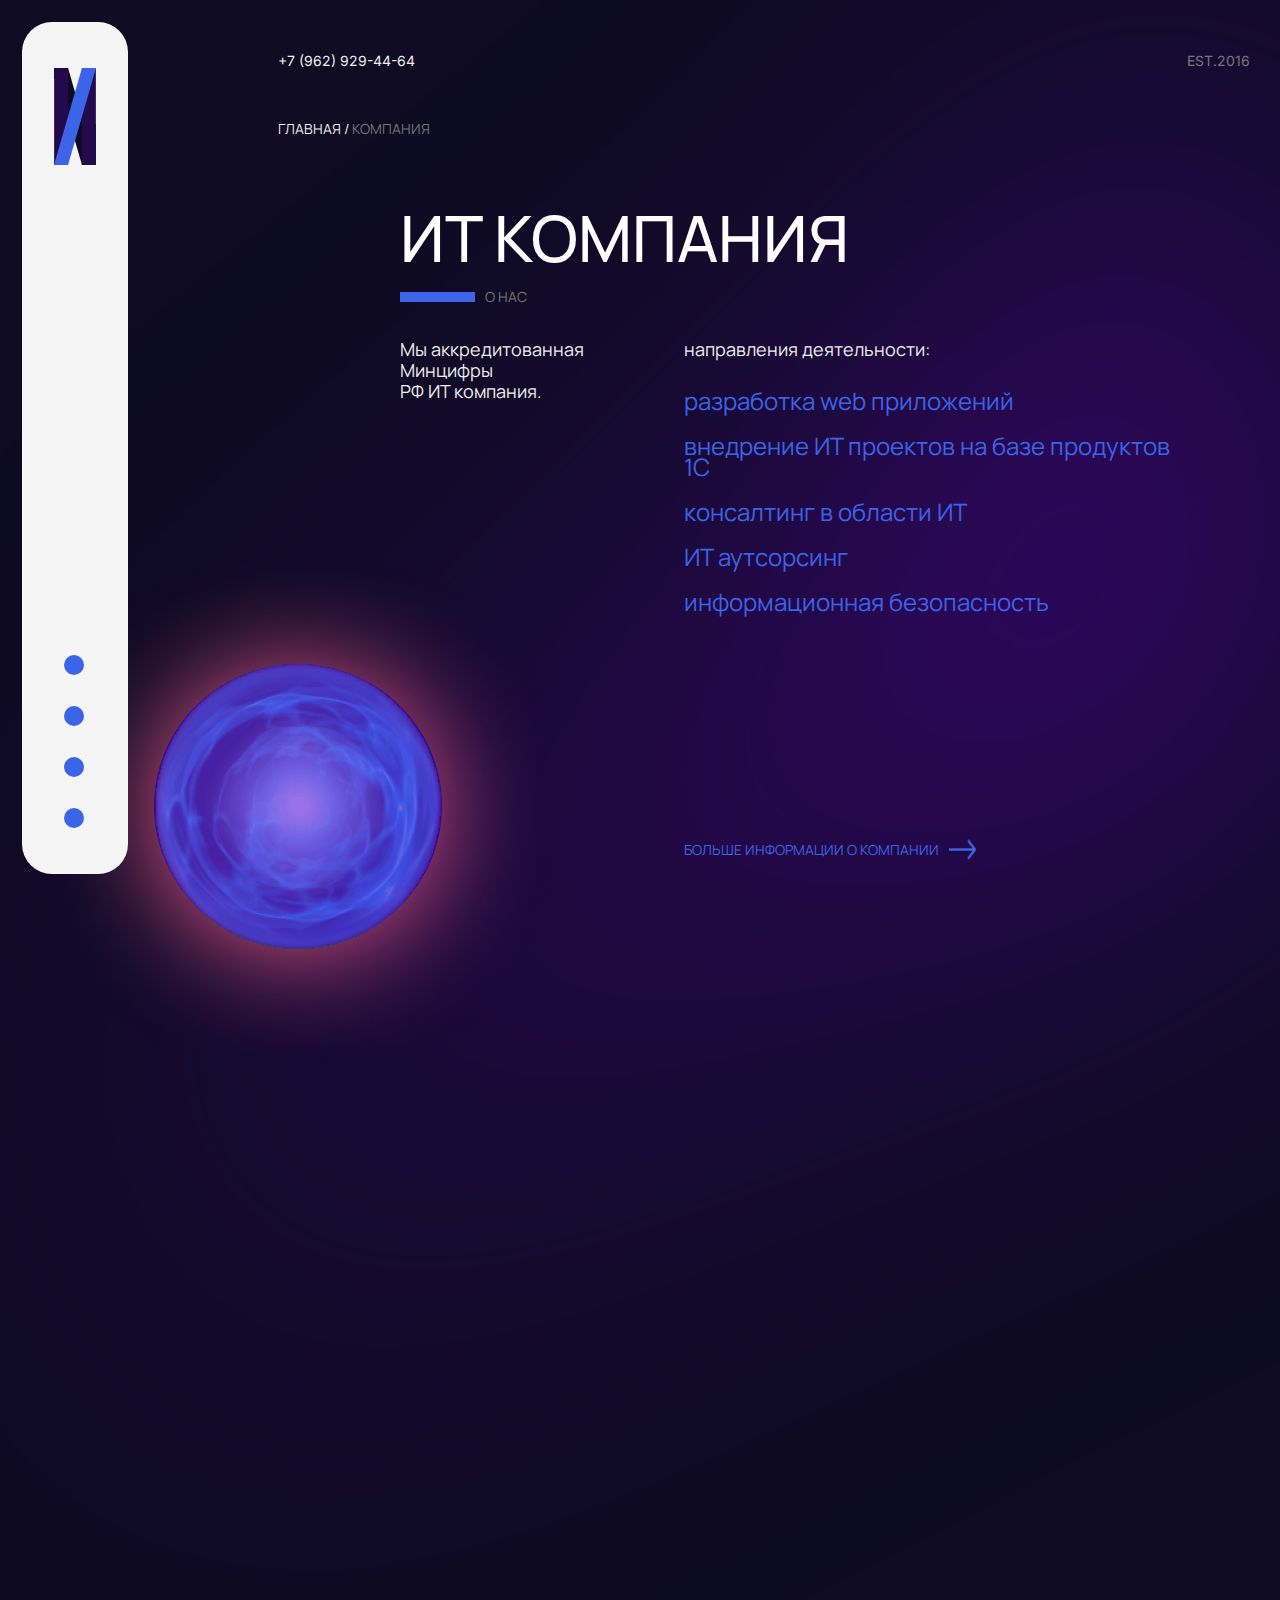
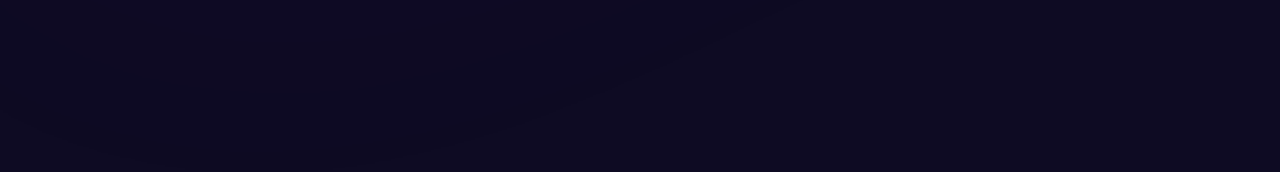
<file: index.html>
<!DOCTYPE html>
<html lang="en">
<head>
	<meta charset="UTF-8">
	<meta http-equiv="X-UA-Compatible" content="IE=edge">
	<meta name="viewport" content="width=device-width, initial-scale=1.0">
	<link rel="stylesheet" href="css/style.css">

	<link rel="preconnect" href="https://fonts.googleapis.com">
	<link rel="preconnect" href="https://fonts.gstatic.com" crossorigin>
	<link href="https://fonts.googleapis.com/css2?family=DM+Sans:wght@400;500;700&family=Manrope:wght@300;400;500&display=swap" rel="stylesheet">
	<title>ИТ компания</title>
</head>
<body>
	<div class="wrapper">
		<nav class="nav">
			<div class="nav__content">
				<div class="nav-logo">
					<div class="logo">
						<img class="logo__vec-1 logo__vec" src="img/logo/Vector-1.png">
						<img class="logo__vec-2 logo__vec" src="img/logo/Vector-2.png">
						<img class="logo__vec-3 logo__vec" src="img/logo/Vector-3.png">
						<img class="logo__vec-4 logo__vec" src="img/logo/Vector.png">
					</div>
					<div class="nav-logo__text">
						<span class="blue">Имидж</span>Консалт
					</div>
					
				</div>
				<div class="nav__content-burger">
					<span></span>
				</div>

				<span class="margin"></span>
				
				<div class="nav__menu">
					<ul class="nav-list">
						

						<div class="blue-circle "></div>
						<li class="nav__menu-link"><a href="index.html" class="nav-list__item">главная</a></li>
						
						<div class="blue-circle "></div>
						<li class="nav__menu-link"><a href="about-company.html" class="nav-list__item">компания</a></li>
						
						<div class="blue-circle "></div>
						<li class="nav__menu-link"><a href="services.html" class="nav-list__item services">услуги<img class="стрелка" src="img/icon/стрелка.png" alt=""></a></li>
						
						<div class="blue-circle "></div>
						<li class="nav__menu-link"><a href="contact.html" class="nav-list__item">контакты</a></li>

						<li class="nav__menu-link number">+7 <span class="blue">(962)</span> 929-44-64</li>
					</ul>
				</div>

			</div>
		</nav>
		<div class="main">
			<header class="header">
				<div class="number"><a href="tel:+79185421280">+7 (962) 929-44-64</a></div>
				<div class="copy">est.2016</div>
			</header>
			<div class="btn_main-company"><a href="#" class="btn_main-company__main">Главная</a> / <a href="about-company.html" class="btn_main-company__kompany no-active">Компания</a></div>
			<div class="main__content">
				<h1 class="content__title">ит компания</h1>
				<div class="content-me">
					<div class="content-me__me"><img src="img/icon/Rectangle .png" alt=""> о нас</div>
				</div>
				<div class="content-directions">
					<div class="content-directions__text">Мы аккредитованная Минцифры <br> РФ ИТ компания.</div>
					<div class="content-directions__list">
						<h2 class="content-directions__title">направления деятельности:</h2>
						<div class="content-directions__links">
							<div class="content-directions__link-item">разработка web приложений</div>
							<div class="content-directions__link-item">внедрение ИТ проектов на базе продуктов 1С</div>
							<div class="content-directions__link-item">консалтинг в области ИТ</div>
							<div class="content-directions__link-item">ИТ аутсорсинг</div>
							<div class="content-directions__link-item">информационная безопасность</div>
						</div>
						<span class="margin"></span>
						<div class="footer__link"><a href="about-company.html">Больше информации о компании <img src="img/icon/Arrow 2.png" alt="стрелка гориз"></a></div>
					</div>
				</div>
			</div>
		</div>
	</div>
	
	<div class="sphere"><img src="img/шар/Group 239.png" alt=""></div>
	<div class="vector-1"><img src="img/vector/vector 1.png" alt=""></div>	

	<script src="js/nav.js"></script>
</body>
</html>
</file>
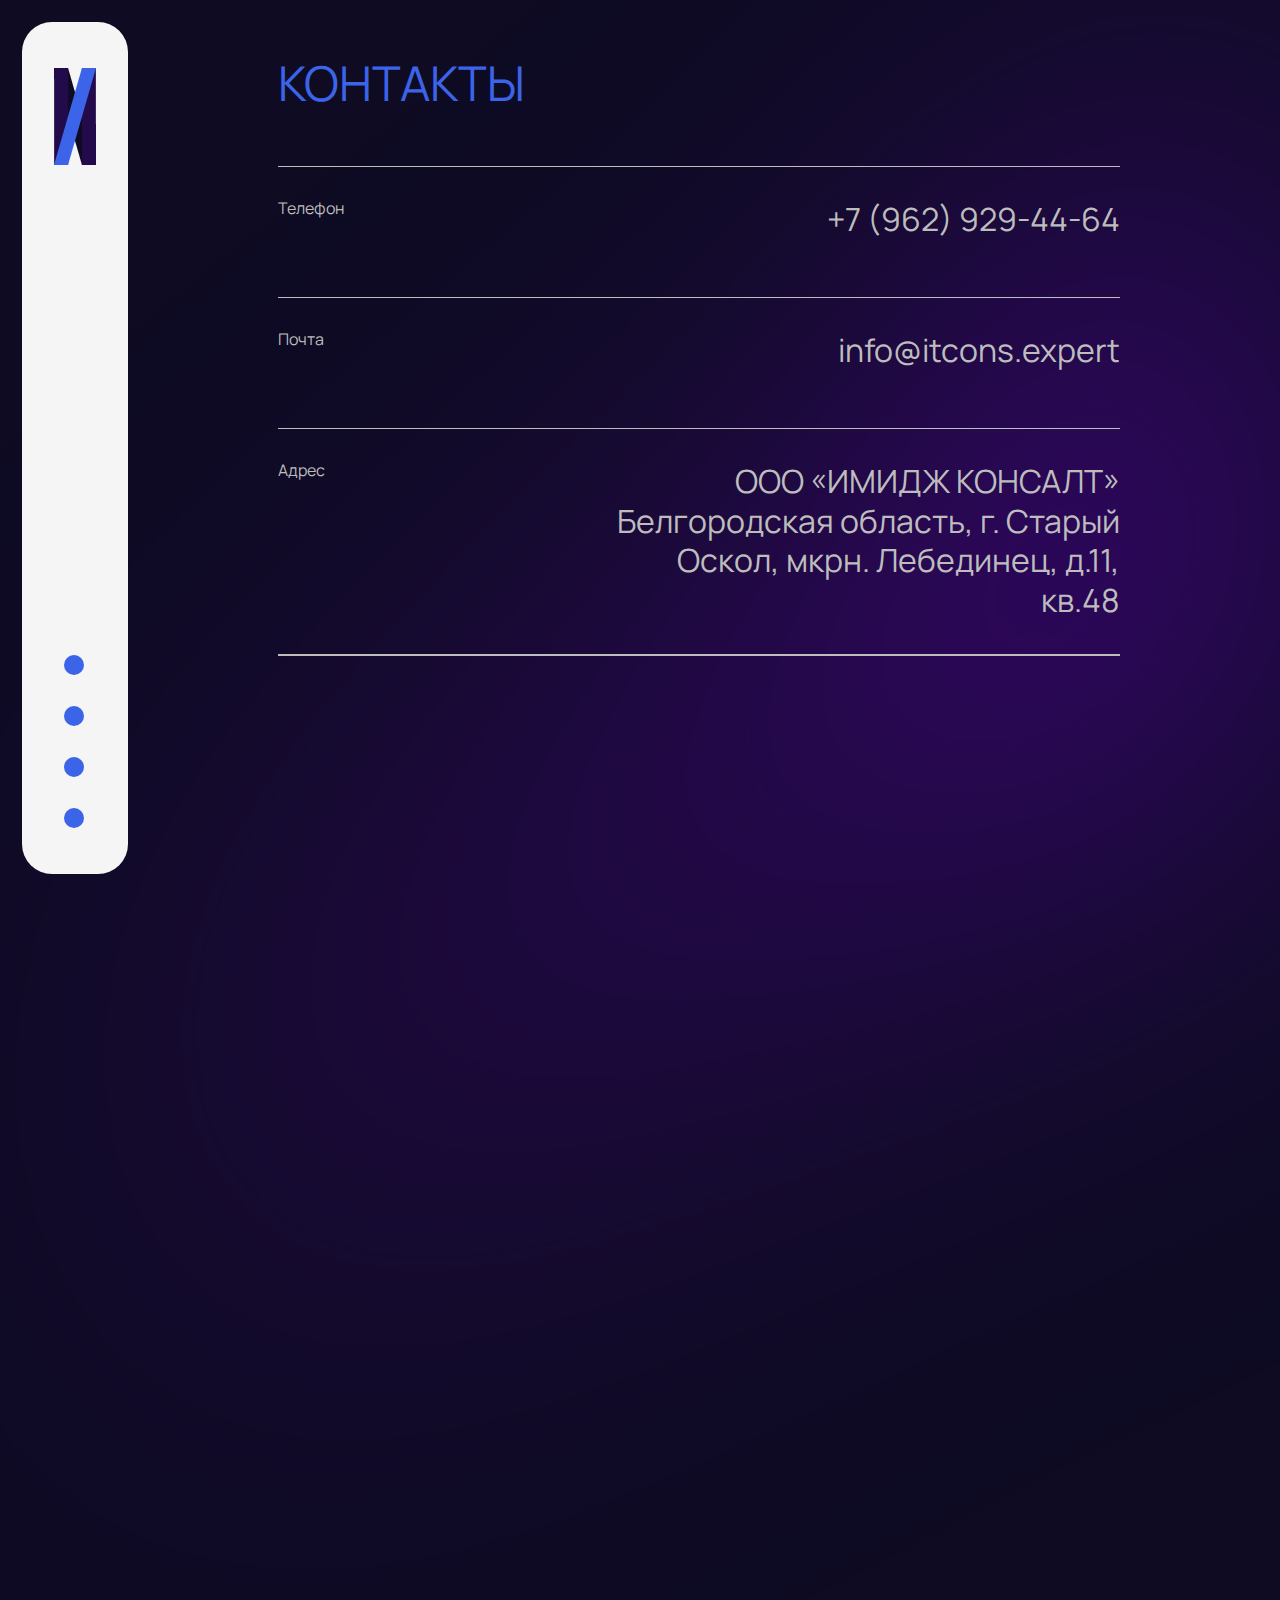
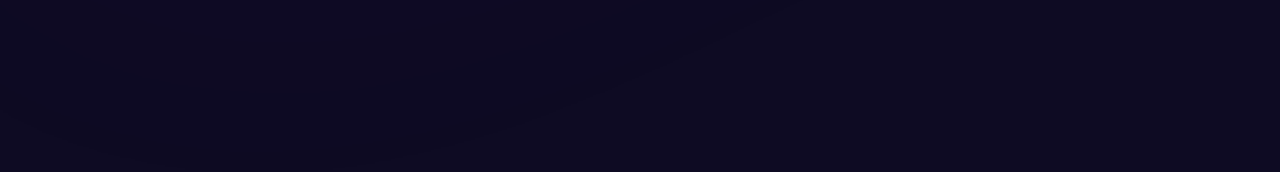
<file: contact.html>
<!DOCTYPE html>
<html lang="en">
<head>
	<meta charset="UTF-8">
	<meta http-equiv="X-UA-Compatible" content="IE=edge">
	<meta name="viewport" content="width=device-width, initial-scale=1.0">
	<link rel="stylesheet" href="css/style.css">
	<link rel="stylesheet" href="css/contact.css">

	<link rel="preconnect" href="https://fonts.googleapis.com">
	<link rel="preconnect" href="https://fonts.gstatic.com" crossorigin>
	<link href="https://fonts.googleapis.com/css2?family=DM+Sans:wght@400;500;700&family=Manrope:wght@300;400;500&display=swap" rel="stylesheet">
	<title>ИТ компания</title>
</head>
<body>
	<div class="wrapper">
		<nav class="nav">
			<div class="nav__content">
				<div class="nav-logo">
					<div class="logo">
						<img class="logo__vec-1 logo__vec" src="img/logo/Vector-1.png">
						<img class="logo__vec-2 logo__vec" src="img/logo/Vector-2.png">
						<img class="logo__vec-3 logo__vec" src="img/logo/Vector-3.png">
						<img class="logo__vec-4 logo__vec" src="img/logo/Vector.png">
					</div>
					<div class="nav-logo__text">
						<span class="blue">Имидж</span>Консалт
					</div>
					
				</div>
				<div class="nav__content-burger">
					<span></span>
				</div>

				<span class="margin"></span>
				
				<div class="nav__menu">
					<ul class="nav-list">
						

						<div class="blue-circle "></div>
						<li class="nav__menu-link"><a href="index.html" class="nav-list__item">главная</a></li>
						
						<div class="blue-circle "></div>
						<li class="nav__menu-link"><a href="about-company.html" class="nav-list__item">компания</a></li>
						
						<div class="blue-circle "></div>
						<li class="nav__menu-link"><a href="services.html" class="nav-list__item services">услуги<img class="стрелка" src="img/icon/стрелка.png" alt=""></a></li>
						
						<div class="blue-circle "></div>
						<li class="nav__menu-link"><a href="contact.html" class="nav-list__item">контакты</a></li>

						<li class="nav__menu-link number">+7 <span class="blue">(962)</span> 929-44-64</li>
					</ul>
				</div>

			</div>
		</nav>
		<div class="main">
			<div class="main-content">
				<h2 class="main-content__title">Контакты</h2>
				<ol class="main-content__list">
					<span class="line"></span>
					<li class="main-content__list-item">
						<a href="need-project.html">
							<div class="main-content__list-item__title">Телефон</div>
							<div class="main-content__list-item__text">
								+7 (962) 929-44-64
							</div>
						</a>
					</li>
					<span class="line"></span>
					<li class="main-content__list-item">
						<a href="need-project.html">
							<div class="main-content__list-item__title">Почта</div>
							<div class="main-content__list-item__text">
								info@itcons.expert
							</div>
						</a>
					</li>
					<span class="line"></span>
					<li class="main-content__list-item">
						<a href="need-project.html">
							<div class="main-content__list-item__title">Адрес</div>
							<div class="main-content__list-item__text">
								ООО «ИМИДЖ КОНСАЛТ»
Белгородская область, г. Старый Оскол, мкрн. Лебединец, д.11, кв.48
							</div>
						</a>
					</li>
					<span class="line"></span>
					
					<span class="line"></span>
				</ol>
			</div>
		</div>
	</div>
	
	<div class="vector-1"><img src="img/vector/vector 1.png" alt=""></div>	

	<script src="js/nav.js"></script>
</body>
</html>
</file>
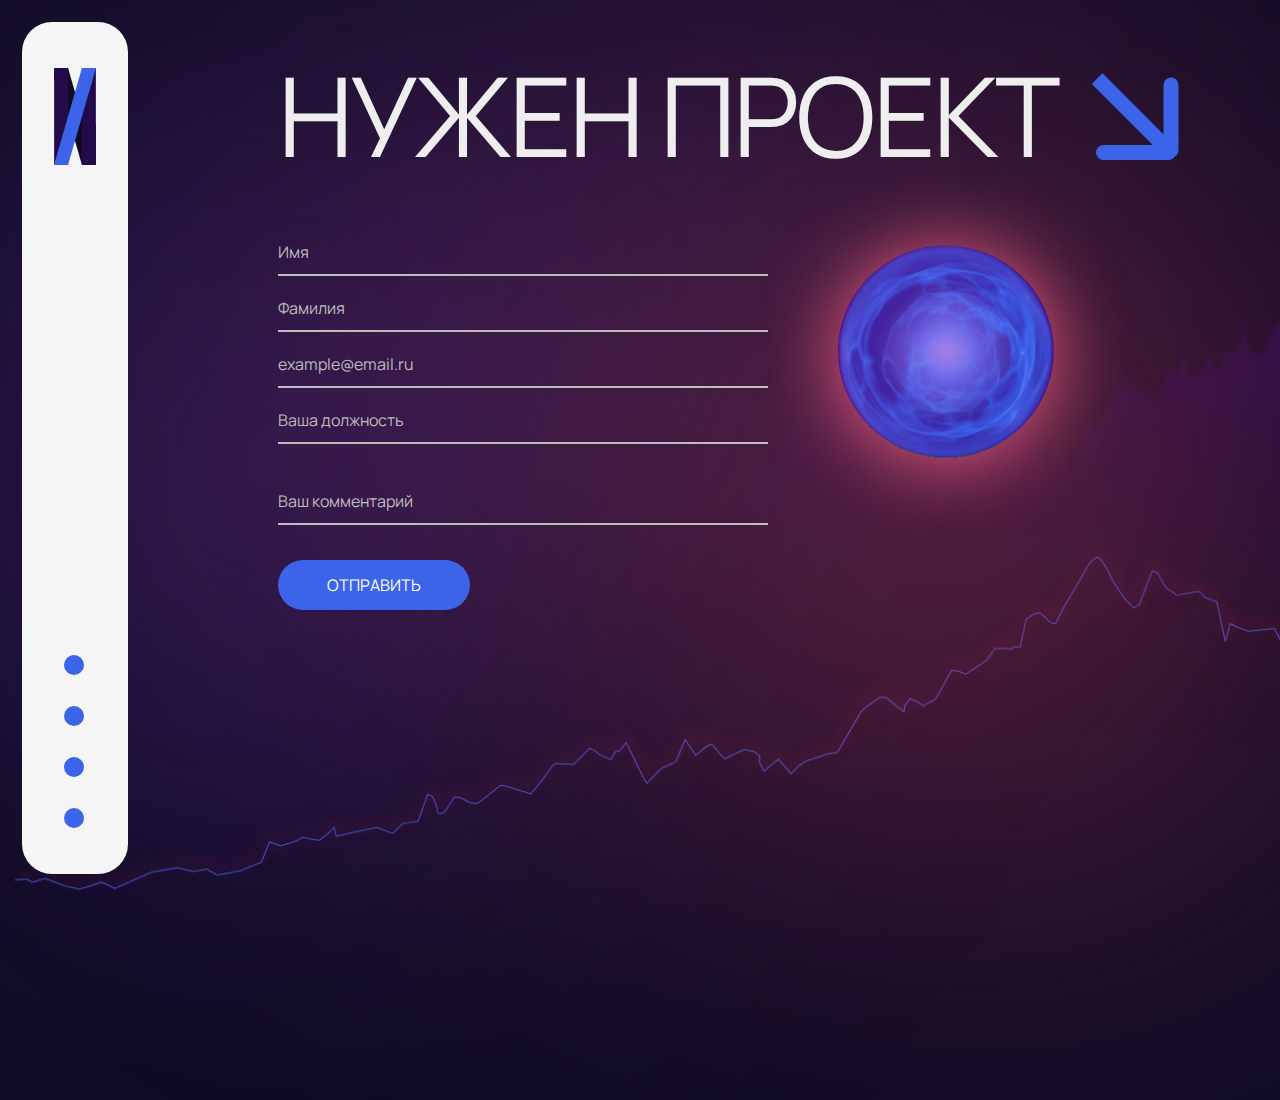
<file: need-project.html>
<!DOCTYPE html>
<html lang="en">
<head>
	<meta charset="UTF-8">
	<meta http-equiv="X-UA-Compatible" content="IE=edge">
	<meta name="viewport" content="width=device-width, initial-scale=1.0">
	<link rel="stylesheet" href="css/style.css">
	<link rel="stylesheet" href="css/need-project.css">

	<link rel="preconnect" href="https://fonts.googleapis.com">
	<link rel="preconnect" href="https://fonts.gstatic.com" crossorigin>
	<link href="https://fonts.googleapis.com/css2?family=DM+Sans:wght@400;500;700&family=Manrope:wght@300;400;500&display=swap" rel="stylesheet">
	<title>ИТ компания</title>
</head>
<body>
	<div class="wrapper">
		<nav class="nav">
			<div class="nav__content">
				<div class="nav-logo">
					<div class="logo">
						<img class="logo__vec-1 logo__vec" src="img/logo/Vector-1.png">
						<img class="logo__vec-2 logo__vec" src="img/logo/Vector-2.png">
						<img class="logo__vec-3 logo__vec" src="img/logo/Vector-3.png">
						<img class="logo__vec-4 logo__vec" src="img/logo/Vector.png">
					</div>
					<div class="nav-logo__text">
						<span class="blue">Имидж</span>Консалт
					</div>
					
				</div>
				<div class="nav__content-burger">
					<span></span>
				</div>

				<span class="margin"></span>
				
				<div class="nav__menu">
					<ul class="nav-list">
						

						<div class="blue-circle "></div>
						<li class="nav__menu-link"><a href="index.html" class="nav-list__item">главная</a></li>
						
						<div class="blue-circle "></div>
						<li class="nav__menu-link"><a href="about-company.html" class="nav-list__item">компания</a></li>
						
						<div class="blue-circle "></div>
						<li class="nav__menu-link"><a href="services.html" class="nav-list__item services">услуги<img class="стрелка" src="img/icon/стрелка.png" alt=""></a></li>
						
						<div class="blue-circle "></div>
						<li class="nav__menu-link"><a href="contact.html" class="nav-list__item">контакты</a></li>

						<li class="nav__menu-link number">+7 <span class="blue">(962)</span> 929-44-64</li>
					</ul>
				</div>

			</div>
		</nav>
		<div class="main">
			<div class="main-content">
				<h2 class="main-content__title"><p>Нужен проект</p><div class="big-стрелка"><span class="big-стрелка__span"></span></div></h2>
				<form action="#" class="main-content__form form">
					<div class="form__inputbox">
						<input tabindex="1" type="text" class="form__name" placeholder="Имя">
					</div>
					<div class="form__inputbox">
						<input tabindex="2" type="text" class="form__family" placeholder="Фамилия">
					</div>
					<div class="form__inputbox">
						<input tabindex="3" type="text" class="form__mail" placeholder="example@email.ru">
					</div>
					<div class="form__inputbox">
						<input tabindex="4" type="text" class="form__work" placeholder="Ваша должность">
					</div>
					<div class="form__inputbox last">
						<input tabindex="5" type="text" class="form__commentary" placeholder="Ваш комментарий">
					</div>
					<button class="form__btn"><a href="partners.html">Отправить</a></button>
				</form>
			</div>
			<div class="sphere"><img src="img/шар/Group 239.png" alt=""></div>
			<div class="vector_3 vector"><img src="img/vector/vector 7.png" alt=""></div>
		</div>
		
	</div>
	
	<div class="vector_1 vector"><img src="img/vector/vector 5.png" alt=""></div>
	<div class="vector_2 vector"><img src="img/vector/vector 6.png" alt=""></div>
	<div class="vector_4 vector"><img src="img/vector/vector 8.png" alt=""></div>

	<script src="js/nav.js"></script>
</body>
</html>
</file>
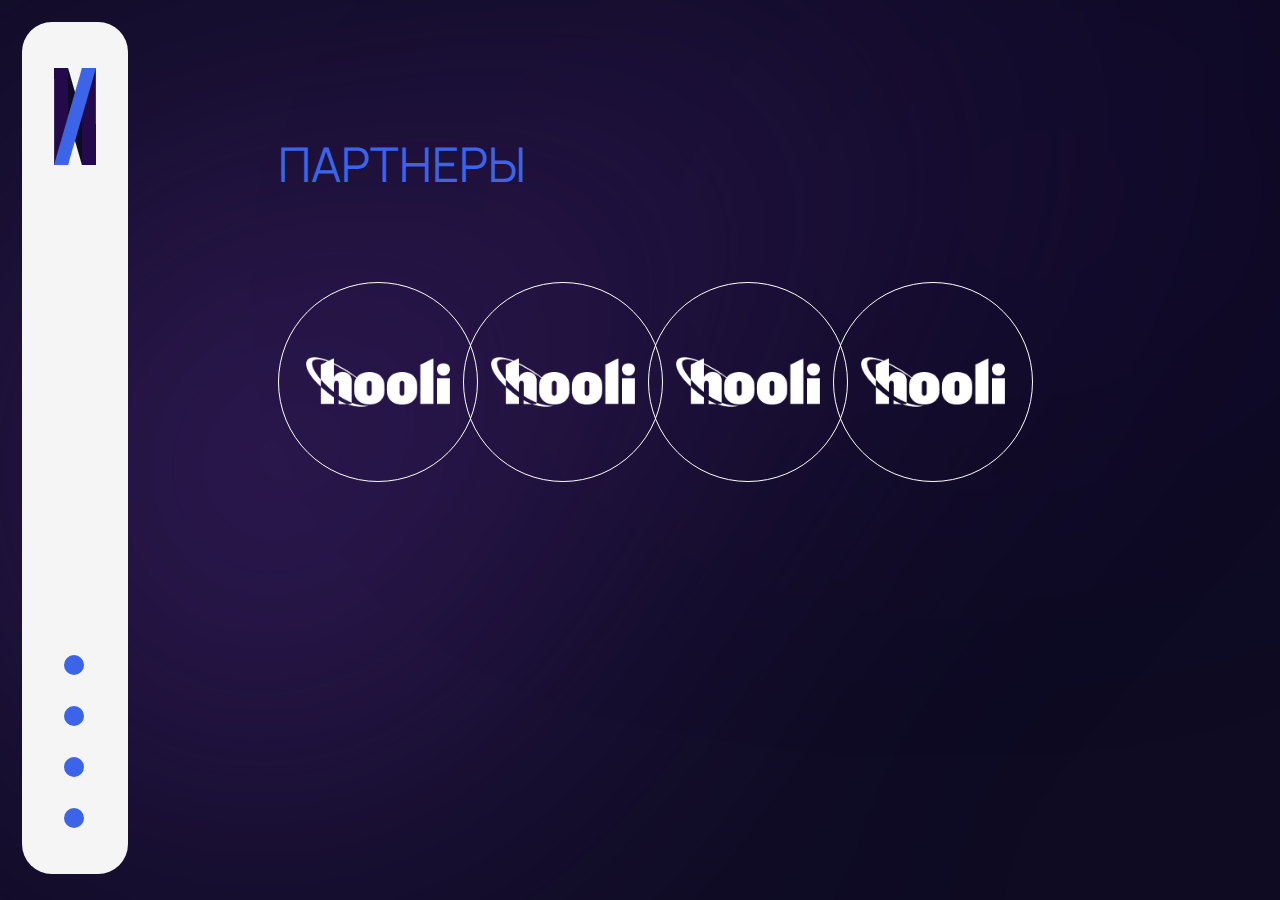
<file: partners.html>
<!DOCTYPE html>
<html lang="en">
<head>
	<meta charset="UTF-8">
	<meta http-equiv="X-UA-Compatible" content="IE=edge">
	<meta name="viewport" content="width=device-width, initial-scale=1.0">
	<link rel="stylesheet" href="css/style.css">
	<link rel="stylesheet" href="css/partners.css">

	<link rel="preconnect" href="https://fonts.googleapis.com">
	<link rel="preconnect" href="https://fonts.gstatic.com" crossorigin>
	<link href="https://fonts.googleapis.com/css2?family=DM+Sans:wght@400;500;700&family=Manrope:wght@300;400;500&display=swap" rel="stylesheet">
	<title>ИТ компания</title>
</head>
<body>
	<div class="wrapper">
		<nav class="nav">
			<div class="nav__content">
				<div class="nav-logo">
					<div class="logo">
						<img class="logo__vec-1 logo__vec" src="img/logo/Vector-1.png">
						<img class="logo__vec-2 logo__vec" src="img/logo/Vector-2.png">
						<img class="logo__vec-3 logo__vec" src="img/logo/Vector-3.png">
						<img class="logo__vec-4 logo__vec" src="img/logo/Vector.png">
					</div>
					<div class="nav-logo__text">
						<span class="blue">Имидж</span>Консалт
					</div>
					
				</div>
				<div class="nav__content-burger">
					<span></span>
				</div>

				<span class="margin"></span>
				
				<div class="nav__menu">
					<ul class="nav-list">
						

						<div class="blue-circle "></div>
						<li class="nav__menu-link"><a href="index.html" class="nav-list__item">главная</a></li>
						
						<div class="blue-circle "></div>
						<li class="nav__menu-link"><a href="about-company.html" class="nav-list__item">компания</a></li>
						
						<div class="blue-circle "></div>
						<li class="nav__menu-link"><a href="services.html" class="nav-list__item services">услуги<img class="стрелка" src="img/icon/стрелка.png" alt=""></a></li>
						
						<div class="blue-circle "></div>
						<li class="nav__menu-link"><a href="contact.html" class="nav-list__item">контакты</a></li>

						<li class="nav__menu-link number">+7 <span class="blue">(962)</span> 929-44-64</li>
					</ul>
				</div>

			</div>
		</nav>
		<div class="main">
			<div class="main-content">
				<h2 class="main-content__title">Партнеры</h2>
				<div class="main-content__list">
					<div class="main-content__list-items">
						<div class="main-content__list-item">
							<img src="img/vector/vector_text.png">
						</div>
						<div class="main-content__list-item">
							<img src="img/vector/vector_text.png">
						</div>
					</div>
					<div class="main-content__list-items">
						<div class="main-content__list-item">
							<img src="img/vector/vector_text.png">
						</div>
						<div class="main-content__list-item">
							<img src="img/vector/vector_text.png">
						</div>
					</div>
				</div>
			</div>
		</div>
	</div>
	
	<div class="vector_1 vector"><img src="img/vector/vector 9.png" alt=""></div>
	<div class="vector_2 vector"><img src="img/vector/vector 10.png" alt=""></div>

	<script src="js/nav.js"></script>
</body>
</html>
</file>
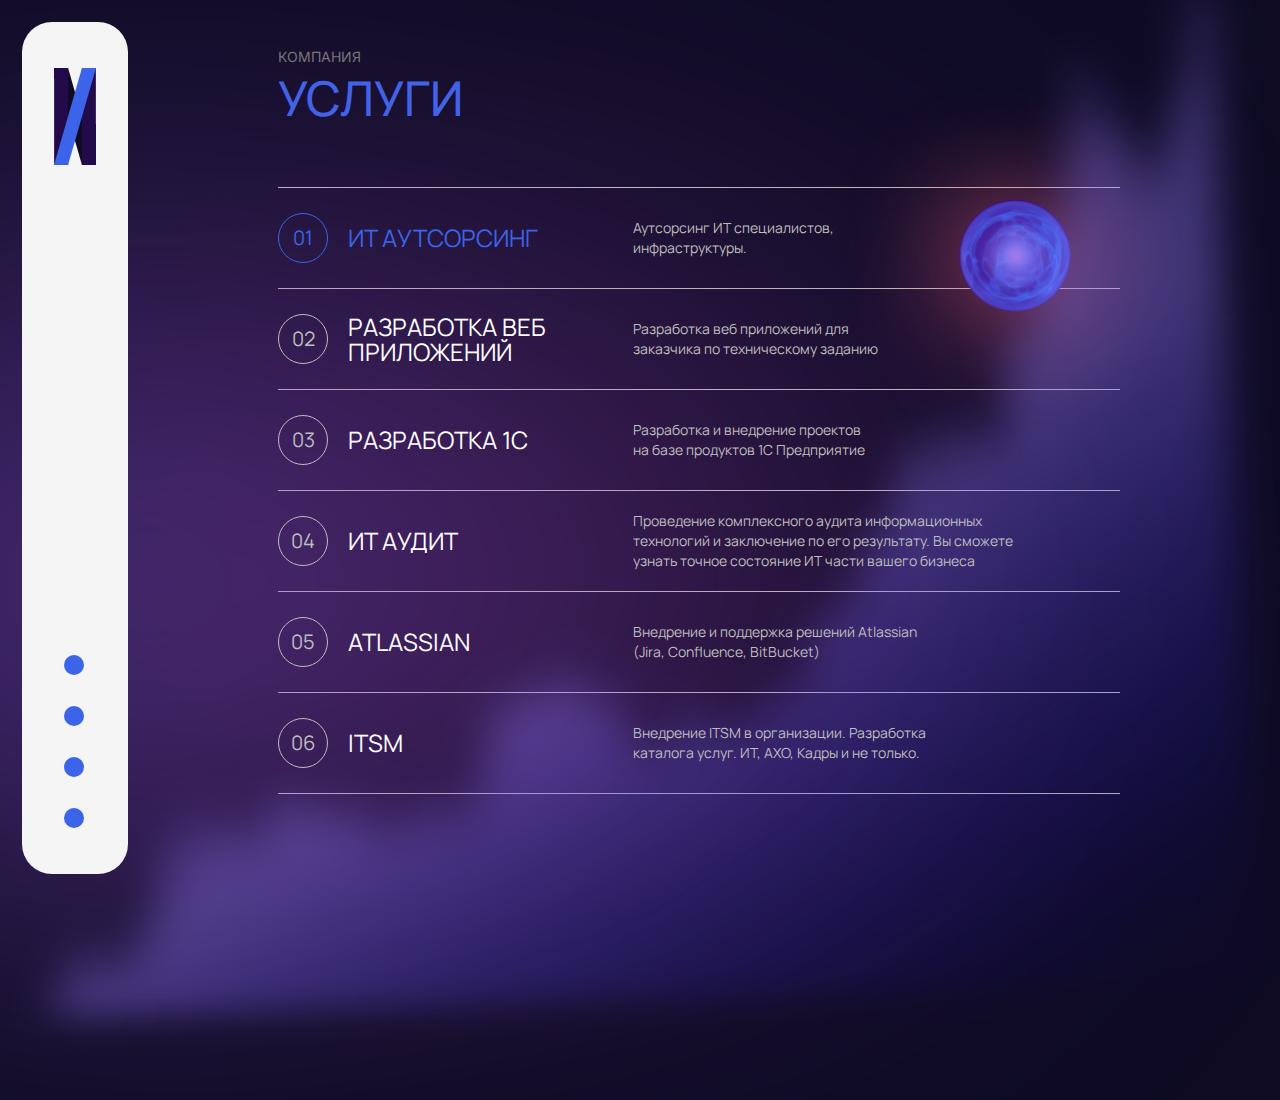
<file: services.html>
<!DOCTYPE html>
<html lang="en">
<head>
	<meta charset="UTF-8">
	<meta http-equiv="X-UA-Compatible" content="IE=edge">
	<meta name="viewport" content="width=device-width, initial-scale=1.0">
	<link rel="stylesheet" href="css/style.css">
	<link rel="stylesheet" href="css/services.css">

	<link rel="preconnect" href="https://fonts.googleapis.com">
	<link rel="preconnect" href="https://fonts.gstatic.com" crossorigin>
	<link href="https://fonts.googleapis.com/css2?family=DM+Sans:wght@400;500;700&family=Manrope:wght@300;400;500&display=swap" rel="stylesheet">
	<title>ИТ компания</title>
</head>
<body>
	<div class="wrapper">
		<nav class="nav">
			<div class="nav__content">
				<div class="nav-logo">
					<div class="logo">
						<img class="logo__vec-1 logo__vec" src="img/logo/Vector-1.png">
						<img class="logo__vec-2 logo__vec" src="img/logo/Vector-2.png">
						<img class="logo__vec-3 logo__vec" src="img/logo/Vector-3.png">
						<img class="logo__vec-4 logo__vec" src="img/logo/Vector.png">
					</div>
					<div class="nav-logo__text">
						<span class="blue">Имидж</span>Консалт
					</div>
					
				</div>
				<div class="nav__content-burger">
					<span></span>
				</div>

				<span class="margin"></span>
				
				<div class="nav__menu">
					<ul class="nav-list">
						

						<div class="blue-circle "></div>
						<li class="nav__menu-link"><a href="index.html" class="nav-list__item">главная</a></li>
						
						<div class="blue-circle "></div>
						<li class="nav__menu-link"><a href="about-company.html" class="nav-list__item">компания</a></li>
						
						<div class="blue-circle "></div>
						<li class="nav__menu-link"><a href="services.html" class="nav-list__item services">услуги<img class="стрелка" src="img/icon/стрелка.png" alt=""></a></li>
						
						<div class="blue-circle "></div>
						<li class="nav__menu-link"><a href="contact.html" class="nav-list__item">контакты</a></li>

						<li class="nav__menu-link number">+7 <span class="blue">(962)</span> 929-44-64</li>
					</ul>
				</div>

			</div>
		</nav>
		<div class="main">
			<div class="sphere"><img src="img/шар/Group 239 (2).png" alt=""></div>
			<header class="header">
				<div class="header__text">компания</div>
			</header>
			<div class="main-content">
				<h2 class="main-content__title">Услуги</h2>
				<ol class="main-content__list">
					<span class="line"></span>
					<li class="main-content__list-item">
						<a href="need-project.html">
							<div class="main-content__list-item__number blue">01</div>
							<div class="main-content__list-item__title blue">ИТ аутсорсинг</div>
							<div class="main-content__list-item__text">
								Аутсорсинг ИТ специалистов,<br>инфраструктуры.
							</div>
						</a>
					</li>
					<span class="line"></span>
					<li class="main-content__list-item">
						<a href="need-project.html">
							<div class="main-content__list-item__number">02</div>
							<div class="main-content__list-item__title">Разработка веб приложений</div>
							<div class="main-content__list-item__text">
								Разработка веб приложений для<br>заказчика по техническому заданию
							</div>
						</a>
					</li>
					<span class="line"></span>
					<li class="main-content__list-item">
						<a href="need-project.html">
							<div class="main-content__list-item__number">03</div>
							<div class="main-content__list-item__title">Разработка 1С</div>
							<div class="main-content__list-item__text">
								Разработка и внедрение проектов<br>на базе продуктов 1С Предприятие
							</div>
						</a>
					</li>
					<span class="line"></span>
					<li class="main-content__list-item">
						<a href="need-project.html">
							<div class="main-content__list-item__number">04</div>
							<div class="main-content__list-item__title">ИТ аудит</div>
							<div class="main-content__list-item__text">
								Проведение комплексного аудита информационных<br>технологий и заключение по его результату. Вы сможете<br> узнать точное состояние ИТ части вашего бизнеса
							</div>
						</a>
					</li>
					<span class="line"></span>
					<li class="main-content__list-item">
						<a href="need-project.html">
							<div class="main-content__list-item__number">05</div>
							<div class="main-content__list-item__title">Atlassian</div>
							<div class="main-content__list-item__text">
								Внедрение и поддержка решений Atlassian<br>(Jira, Confluence, BitBucket)
							</div>
						</a>
					</li>
					<span class="line"></span>
					<li class="main-content__list-item">
						<a href="need-project.html">
							<div class="main-content__list-item__number">06</div>
							<div class="main-content__list-item__title">ITSM</div>
							<div class="main-content__list-item__text">
								Внедрение ITSM в организации. Разработка <br>каталога услуг. ИТ, АХО, Кадры и не только.
							</div>
						</a>
					</li>
					<span class="line"></span>
				</ol>
			</div>
			
			<div class="vector_1"><img src="img/vector/vector 4.png" alt=""></div>	
			<div class="vector_2"><img src="img/vector/vector 3.png" alt=""></div>
		</div>
	</div>
	

	<script src="js/nav.js"></script>
</body>
</html>
</file>
<file: css/style.css>
@import url('https://fonts.googleapis.com/css2?family=Inter&display=swap');

/*Обнуление*/
*{
	padding: 0;
	margin: 0;
	border: 0;
}
*,*:before,*:after{
	-moz-box-sizing: border-box;
	-webkit-box-sizing: border-box;
	box-sizing: border-box;
}
:focus,:active{outline: none;}
a:focus,a:active{outline: none;}

nav,footer,header,aside{display: block;}

html,body{
	height: 100%;
	width: 100%;
	font-size: 100%;
	line-height: 1;
	font-size: 14px;
	-ms-text-size-adjust: 100%;
	-moz-text-size-adjust: 100%;
	-webkit-text-size-adjust: 100%;
}
input,button,textarea{font-family:inherit;}

input::-ms-clear{display: none;}
button{cursor: pointer;}
button::-moz-focus-inner {padding:0;border:0;}
a, a:visited{text-decoration: none;}
a:hover{text-decoration: none;}
ul li{list-style: none;}
img{vertical-align: top;}

h1,h2,h3,h4,h5,h6{font-size:inherit;font-weight: 400;}
/*--------------------*/

body {
	background: #0E0B23;
	color: #eee;
	font-family: 'Manrope', sans-serif;
	
	height: 100%;
	overflow: hidden;
}
a {
	color: #230B4B;
}


::-webkit-scrollbar {
	width: 0px;
}

/* основные */

.sphere {
	position: absolute;
	bottom: -200px;
	left: 10px;
	z-index: -1;
	overflow: hidden;
}
.sphere img{
	width: 100%;
	height: 100%;
}

.vector {
	position: absolute;
	width: 100%;
	z-index: -2;
	top: 0;
	left: 0;
	filter: blur(200px);
	overflow: hidden;
}

.vector-1 {
	position: absolute;
	top: 0;
	right: 0;
	z-index: -1;
}
.vector-1 img {
	filter: blur(200px);
}


.wrapper {
	min-width: 100%;
	display: grid;
	grid-template: 1fr / 248px minmax(100px, 10000px);
}

.nav {
	grid-column: 1/2;
	display: flex;
	background: #F5F5F5;
	border-radius: 30px;
	margin: 22px 0 26px 22px;
	/* height: 94vh; */
	width: 106px;
	transition: all 0.2s ease-out;
	overflow: hidden;
	z-index: 2;
}
.nav.active {
	margin: 0;
	border-radius: 0px 30px 30px 0;
	/* height: 100vh; */
	width: 248px;
}

.nav__content {
	min-height: 100px;
	margin: 46px 32px 46px 32px;
	display: flex;
	flex-direction: column;
}

.nav-logo {
	display: flex;
	gap: 11px;
}

.logo {
	position: relative;
}
.logo__vec-1 {
	position: relative;
	top: 0;
	left: 0;
}
.logo__vec-2 {
	position: absolute;
	top: 0;
	left: 0;
}
.logo__vec-3 {
	position: absolute;
	top: 0;
	left: 0;
	z-index: 2;
}
.logo__vec-4 {
	position: absolute;
	top: 0;
	left: 27px;
}

.nav__content-burger {
	display: none;
}

.margin {
	flex-direction: column;
	flex: 1 1 auto;
}

.nav-logo__text {
	display: flex;
	gap: 6px;
	padding-left: 6px;
	
	flex-direction: column;
	justify-content: end;
	color: #000;
	text-transform: uppercase;
	border-left: 1px solid #0E0B23;
	font-size: 19px;
	letter-spacing: 1px;
	font-weight: 900;


	opacity: 0;
	visibility: hidden;
	position: absolute;
}
.nav-logo__text.active {
	opacity: 1;
	visibility: initial;
	position: relative;
}

.blue {
	color: #3B64E8;
}

.nav-list {
	position: relative;
	bottom: 0;
}

.header {
	color: #767676;
	text-transform: uppercase;
}

.nav__menu-link {
	font-weight: 500;
	margin: 0 0 31px 0;
	text-transform: uppercase;
}
.nav__menu-link:nth-child(8) {
	margin: 0;
}

.nav__menu-link.number {
	display: none;
	color: #0E0B23;
}

.nav-list__item {


	opacity: 0;
	visibility: hidden;
	display: none;
}
.nav-list__item.active {
	opacity: 1;
	visibility: initial;
	display: block;
}

.blue-circle {
	width: 20px;
	height: 20px;
	background: #3B64E8;
	border-radius: 50%;
	margin: 0 10px;


	opacity: 1;
	visibility: initial;
	display: block;
}
.blue-circle.active {
	opacity: 0;
	visibility: hidden;
	display: none;
}

.стрелка {
	margin-left: 8px;
}


/* main */

.main {
	grid-column: 2/3;
	grid-row: 1/2;
	display: flex;
	flex-direction: column;
	padding: 0px 70px 0px 30px;
	height: 100vh;
	overflow: auto;
	padding: 0px 30px 0px 30px;
}


/* header */

.header {
	display: flex;
	padding: 54px 0;
	justify-content: space-between;
	font-family: 'Inter', sans-serif;
}

.number a{
	color: #EEE;
}

.copy {
	text-transform: uppercase;
	color: #767676;
}

.btn_main-company {
	font-size: 14px;
	font-weight: 400;
	text-transform: uppercase;
	color: #eee;
}
.btn_main-company__main {
	color: #eee;
}

.btn_main-company__main.no-active {
	color: #767676;
}
.btn_main-company__kompany.no-active {
	color: #767676;
}


/* main__content */

.main__content {
	display: flex;
	flex-direction: column;
	flex: 1 1 auto;
	padding: 70px 70px 40px 122px;
	min-width: 0;
}

.content__title {
	padding-bottom: 20px;
	font-size: 64px;
	font-weight: 500;
	text-transform: uppercase;
	color: #fff;
}

.content-me__me {
	padding-bottom: 35px;
	display: flex;
	gap: 10px;
	align-items: center;
	text-transform: uppercase;
	color: #767676;
	height: auto;
}


/* content-directions */

.content-directions {
	display: flex;
	gap: 15px;
	justify-content: space-between;
	font-size: 18px;
	font-weight: 400;
	line-height: 1.5rem;
	/* flex-direction: column; */
	flex: 1 1 auto;
}

.content-directions__title {
	margin: 0 0 30px 0;
}

.content-directions__list {
	display: flex;
	flex-direction: column;
	flex: 0 1 auto;
}

.content-directions__links {
	font-size: 24px;
	color: #3B64E8;
	display: flex;
	flex-direction: column;
	flex: 1 1 auto;
	margin-bottom: 30px;
}
.content-directions__link-item:last-child {
	margin: 0 0 0 0;
}

.content-directions__link-item {
	margin: 0 0 24px 0;
}

.footer__link {
	display: flex;
	flex-direction: column;
	justify-content: end;
	flex: 1 1 auto;
}

.footer__link a {
	display: flex;
	gap: 10px;
	font-size: 14px;
	color: #3B64E8;
	text-transform: uppercase;
}




@media(max-width: 1250px) {

	.main__content {
		display: flex;
		flex-direction: column;
		flex: 1 1 auto;
		padding: 70px 70px 40px 70px;
		min-width: 0;
	}

	/* заголовок */

	.content__title {
		font-size: 46px;
	}

	/* content-directions */

	.content-directions {
		flex-direction: column;
		gap: 70px;
	}
}

@media(max-width: 1024px) {

	



	.wrapper {
		min-width: 100%;
		display: grid;
		grid-template: 1fr / 180px minmax(100px, 10000px);
	} 

	.nav {
		grid-column: 1/2;
		display: flex;
		background: #F5F5F5;
		border-radius: 30px;
		margin: 22px 0 26px 22px;
		/* height: 94vh; */
		width: 86px;
		transition: all 0.2s ease-out;
		overflow: hidden;
		z-index: 2;
	}
	.nav.active {
		margin: 0;
		border-radius: 0px 30px 30px 0;
		/* height: 100vh; */
		width: 180px;
	}
	
	.nav__content {
		min-height: 100px;
		margin: 46px 0px 46px 22px;
		display: flex;
		flex-direction: column;
	}

	.nav-logo__text {
		font-size: 16px;
	}
}

@media(max-width: 768px) {

	.sphere {
		position: absolute;
		bottom: auto;
		left: auto;
		top: -0px;
		right: 0px;
		z-index: -1;
		overflow: hidden;
	}
	.sphere img{
		width: 317px;
		height: 317px;
		position: relative;
		top: -20px;
		right: -100px;
	}


	/* wrapper */

	.wrapper {
		min-width: 100%;
		display: grid;
		grid-template: 96px 1fr / 1fr;
	}


	/* nav */

	.nav {
		grid-row: 1/2;
		grid-column: 1/3;
		display: flex;
		background: #F5F5F5;
		border-radius: 0 0 16px 16px;
		width: 100%;
		height: 96px;
		margin: 0;
		transition: all 0.2s ease-out;
		background-color: #F5F5F5;
		z-index: 10;
		top: -10px;

		position: relative;
	}
	.nav.active {
		/* position: absolute;
		margin: 0;
		border-radius: 0;
		width: 100%;
		height: 100%; */
		position: absolute;
		margin: 0;
		border-radius: 0 0 15px 15px;
		width: 100%;
		height: 96px;
	}
	.nav.open {
		height: 140px;
		top: 0;
	}



	.nav__content {
		min-height: 100px;
		margin: 26px 32px 46px 20px;
		display: flex;
		flex-direction: column;
		background-color: #F5F5F5;
	}

	.nav-logo {
		display: flex;
		gap: 6.5px;
		
		transition: all 0.2s ease-out;
	}

	.logo {
		position: relative;
		
		transition: all 0.2s ease-out;
	}


	.logo__vec-1 {
		width: 24px;
		height: 50px;
		z-index: 2;
		transition: all 0.2s ease-out;
	}
	.logo__vec-2 {
		width: 8px;
		height: 50px;
		z-index: 3;	
		transition: all 0.2s ease-out;
	}
	.logo__vec-3 {
		width: 24px;
		height: 50px;
		z-index: 4;
		transition: all 0.2s ease-out;
	}
	.logo__vec-4 {
		width: 8px;
		height: 50px;
		top: 0;
		left: 16px;
		z-index: 1;
		transition: all 0.2s ease-out;
	}


	.logo__vec-1.open {
		width: 42px;
		height: 97px;
		z-index: 2;
	}
	.logo__vec-2.open {
		width: 15px;
		height: 97px;
		z-index: 3;	
	}
	.logo__vec-3.open {
		width: 42px;
		height: 97px;
		z-index: 4;
	}
	.logo__vec-4.open {
		width: 15px;
		height: 97px;
		top: 0;
		left: 27px;
		z-index: 1;
	}


	
	.nav-logo__text {
		display: flex;
		gap: 1px;
		padding-left: 3px;
		
		flex-direction: column;
		justify-content: end;
		color: #000;
		text-transform: uppercase;
		border-left: 1px solid #0E0B23;
		font-size: 14px;
		letter-spacing: 1px;
		font-weight: 900;
	
	
		opacity: 1;
		visibility: initial;
		position: relative;

		z-index: 10;

		
		transition: all 0.3s ease-out;
	}
	.nav-logo__text.active {
		opacity: 1;
		visibility: initial;
		position: relative;
	}
	.nav-logo__text.open {
		font-size: 19px;
	}

	.nav__content-burger {
		display: block;
		position: absolute;
		top: 47px;
		left: auto;
		right: 20px;
		width: 20px;
		height: 10px;
		padding: 10px 5px;
	}

	.nav__content-burger:before,
	.nav__content-burger:after {
		content: '';
		background-color: #230B4B;
		position: absolute;
		width: 20px;
		height: 2px;
		top: 0;
		left: auto;
		right: 20px;
		bottom: auto;
		z-index: 3;
	}
	.nav__content-burger:before {
		top: 10px;
	}
	.nav_content-burger:after {
		top: 0;
	}
	.nav__content-burger span{
		content: '';
		background-color: #230B4B;
		position: absolute;
		width: 100%;
		height: 2px;
		top: 5px;
		right: 20px;
		left: auto;
		z-index: 3;
	}


	
	.margin {
		flex-direction: column;
		flex: 1 1 auto;
	}
	
	.blue {
		color: #3B64E8;
	}
	
	.header {
		color: #767676;
		text-transform: uppercase;
		display: none;
	}

	.nav__menu {
		z-index: 0;
		transition: all 0.2s ease-out;
	}
	.nav__menu.open {
		position: fixed;
		top: 0;
		left: 0;
		width: 100%;
		height: 100%;
		background-color: #F5F5F5;
		padding: 190px 20px;
		z-index: 0;
	}

	/* .nav-list {
	} */
	
	.nav__menu-link {
		position: relative;
		top: 0;
		left: 0;
		height: 0px;
		visibility: hidden;
		opacity: 0;

		font-weight: 500;
		padding: 0 0 9px 0;
		margin: 0 0 20px 0;
		text-transform: uppercase;

		border-bottom: 1px solid #0e0b232f;
	}
	.nav__menu-link.open {
		height: auto;
		visibility: initial;
		opacity: 1;
	}

	.nav__menu-link:nth-child(8) {
		padding: 0 0 9px 0;
		margin: 0 0 20px 0;
	}
	.services {
		color: #3B64E8;
	}

	.nav__menu-link.number {
		display: block;
		color: #0E0B23;
	}
	.nav__menu-link:last-child {
		margin: 0;
	}
	
	.nav-list__item {
	
	
		opacity: 0;
		visibility: hidden;
		display: none;
		
		transition: all .2s ease-in-out;
	}
	.nav-list__item.active {
		/* opacity: 1;
		visibility: initial;
		display: block; */
		opacity: 0;
		visibility: hidden;
		display: none;
	}
	.nav-list__item.open {
		opacity: 1;
		visibility: initial;
		display: block;
	}
	
	.blue-circle {
		width: 20px;
		height: 20px;
		background: #3B64E8;
		border-radius: 50%;
		margin: 0 10px;
	
	
		opacity: 0;
		visibility: hidden;
		display: none;
	}
	
	.стрелка {
		display: none;
	}


	/* main */

	.main {
		grid-row: 2/3;
		grid-column: 1/2;
		display: flex;
		flex-direction: column;
		height: 100vh;
		overflow: auto;
		position: relative;
		top: -10px;
		padding: 28px 20px 120px 20px;
	}

	.btn_main-company {
		display: none;
	}

	.main__content {
		padding: 0;
		display: block;
	}

	/* title */

	.content__title {
		padding-bottom: 20px;
		font-size: 36px;
	}


	/* diractions */

	.content-directions {
		display: flex;
		justify-content: space-between;
		font-size: 16px;
		font-weight: 400;
		line-height: 1.5rem;
		/* flex-direction: column; */
		flex: 1 1 auto;
	}

	.content-directions__title {
		margin: 0 0 15px 0;
	}
	
	.content-directions__list {
		display: flex;
		flex-direction: column;
		flex: 0 1 auto;
	}
	
	.content-directions__links {
		font-size: 18px;
		margin-bottom: 0px;
	}
	
	
	.content-directions__link-item {
		margin: 0 0 10px 0;
	}
	.content-directions__link-item:last-child {
		margin: 0 0 0 0;
	}



	/* footer */
	.footer__link {
		display: none;
	}























	
	
	
	
	
	.blue-circle.active {
		opacity: 0;
		visibility: hidden;
		display: none;
	}
	
	
}
</file>
<file: css/contact.css>
::-webkit-scrollbar {
	width: 0px;
}


.line {
	background-color: #BDBDBD;
	height: 1px;
	display: block;
	z-index: 0;
}

.main {
	overflow: auto;
	padding: 0px 160px 0px 30px;
}

.main-content {
	margin-bottom: 60px;
}

.main-content__title {
	margin: 7% 0 7% 0;
	text-transform: uppercase;
	color: #3B64E8;
	font-size: 48px;
	line-height: 48px;
}

.main-content__list-item {
	margin: 33px 0;
	list-style: none;
}

.main-content__list-item a{
	min-height: 64px;
	align-items: start;
	display: grid;
	grid-template-columns: 40% 60%;
}

.main-content__list-item__title {
	grid-column: 1/2;
	font-size: 16px;
	font-weight: 400;
	color: #BDBDBD;
	z-index: 2;
}

.main-content__list-item__text {
	grid-column: 2/3;
	font-size: 32px;
	text-align: right;
	color: #BDBDBD;
	line-height: 124%;
	z-index: 2;
}


@media(max-width: 1024px) {
	.main {
		overflow: auto;
		padding: 0px 30px 0px 30px;
	}
	
	.main-content__list-item__text {
		font-size: 24px;
	}
}

@media(max-width: 768px) {
	.main-content__title {
		margin: 30px 0 50px 0;
		font-size: 32px;
		line-height: 32px;
	}


	.main {
		overflow: auto;
		padding: 0px 20px 50px;
	}

	.main-content__list-item a{
		min-height: 64px;
		display: grid;
		grid-template-columns: 100%;
		grid-template-rows: 30px 1fr;
	}

	.main-content__list-item__title {
		grid-column: 1/2;
	}
	
	.main-content__list-item__text {
		grid-column: 1/2;
		text-align: left;
	}
}
</file>
<file: css/need-project.css>
.sphere {
	top: 140px;
	left: auto;
	right: 120px;
}
.sphere img {
	width: 430px;
	height: 430px;
}

.vector_1 {
	top: 0px;
	left: 0;
}

.vector_2 {
	top: auto;
	left: auto;
	bottom: 0px;
	right: 0px;
	filter: blur(0);
	max-width: 2278px;
}
.vector_2 img {
	width: 100%;
	bottom: -200px;
	right: -600px;
}

.vector_3{
	max-width: 1774px;
	top: auto;
	left: auto;
	bottom: 0px;
	right: 0px;
	filter: blur(0);
}
.vector_3 img {
	width: 100%;
}

.vector_4 {
	top: auto;
	left: auto;
	bottom: 0;
	right: 0;
}



/* main-content__title */

.main-content__title {
	padding: 60px 0;
	display: inline-flex;
	align-items: center;
	gap: 33px;
	font-size: 110px;
	text-transform: uppercase;
	line-height: 100%;
	letter-spacing: -3px;
}
.main-content__title p {
	display: block;
}

.big-стрелка {
	position: relative;
	width: 100px;
	min-height: 110px;
	display: flex;
}
.big-стрелка__span {
	display: block;
	content: '';
	height: 15px;
	width: 110px;
	position: absolute;
	background-color: #3B64E8;
	top: auto;
	left: auto;
	bottom: 45px;
	right: 0;
	border-radius: 0 30px 30px 0;
	
	transform: rotate(45deg);
}
.big-стрелка::before {
	content: '';
	height: 15px;
	width: 80px;
	position: absolute;
	background-color: #3B64E8;
	top: auto;
	left: auto;
	bottom: 10px;
	right: 15px;
	border-radius: 30px;
	
	transform: rotate(0);
}
.big-стрелка::after {
	content: '';
	height: 15px;
	width: 80px;
	position: absolute;
	background-color: #3B64E8;
	top: auto;
	left: auto;
	bottom: 45px;
	right: -20px;
	border-radius: 30px;
	
	transform: rotate(90deg);
}


/* form */



.form__inputbox {
	max-width: 490px;
	margin-bottom: 10px;
	border-bottom: 2px solid #BDBDBD;
}
.form:nth-child(4) {
	padding-bottom: 0;
}
.last {
	margin: 35px 0;
}

.form__inputbox input {
	width: 100%;
	height: 44px;
	background: transparent;
	border: none;
	outline: none;
	color: #BDBDBD;
	font-size: 16px;
}
.form__inputbox input::placeholder {
	color:#BDBDBD;
}

.form__btn {
	border-radius: 25px;
	text-transform: uppercase;
	text-align: center;
	width: 500;
	font-size: 16px;

	background-color: #3B64E8;
}
.form__btn a {
	display: block;
	color: #fff;
	width: 192px;
	line-height: 50px;
	cursor: pointer;
}


@media(max-width: 1225px) {
	.main-content__title p {
		display: block;
		width: 570px;
		font-size: 80px;
		gap: 25px;
	}
}

@media(max-width: 1024px) {
	.main-content__title {
		padding: 20px 0 40px 0;
		gap: 20px;
	}
	.main-content__title p {
		display: block;
		width: 440px;
		line-height: 100%;
		font-size: 64px;
	}

	.big-стрелка::before {
		content: '';
		height: 15px;
		width: 60px;
		position: absolute;
		background-color: #3B64E8;
		top: auto;
		left: auto;
		bottom: 10px;
		right: 15px;
		border-radius: 30px;
		
		transform: rotate(0);
	}
	.big-стрелка::after {
		content: '';
		height: 15px;
		width: 60px;
		position: absolute;
		background-color: #3B64E8;
		top: auto;
		left: auto;
		bottom: 35px;
		right: -10px;
		border-radius: 30px;
		
		transform: rotate(90deg);
	}
}

@media(max-width: 768px) {
	.sphere {
		position: relative;
		width: 330px;
		height: 330px;
		top: 0px;
		left: auto;
		right: 120px;
		z-index: -1;
		overflow: visible;
	}
	.sphere img {
		position: absolute;
		width: 330px;
		height: 330px;
		z-index: 2;
	}

	.vector_2 {
		display: none;
	}
	
	.vector_3{
		max-width: 1774px;
		top: auto;
		left: auto;
		bottom: 0;
		right: 0;
		filter: blur(0);
		overflow: visible;
	}
	.vector_3 img {
		position: relative;
		bottom: -100px;
		right: 0px;
	}
}

@media(max-width: 590px) {
	.main-content__title {
		padding: 0px 0 40px 0;
		gap: 20px;
	}
	.main-content__title p {
		display: block;
		width: 150px;
		line-height: 100%;
		font-size: 48px;
		font-weight: 500;
	}

	

	
}
</file>
<file: css/partners.css>
.vector_2 {
	position: absolute;
	overflow: hidden;
	max-width: 100%;
	max-height: 100%;
}
.vector_2 a{
	position: absolute;
	overflow: hidden;
	width: 100%;
	height: 100%;
	filter: blur(16px);
}

.main-content__title {
	margin: 140px 0 0 0;
	text-transform: uppercase;
	color: #3B64E8;
	font-size: 48px;
	line-height: 48px;

}

.main-content__list {
	padding-left: 15px;
	position: initial;
	top: 0;
	left: 251;
	width: 100%;
	height: 100%;
	display: flex;
	flex-wrap: wrap;
	align-items: center;
}

.main-content__list-items {
	display: flex;
}

.main-content__list-item {
	display: flex;
	align-items: center;
	justify-content: center;
	min-width: 280px;
	height: 280px;
	margin-left: -15px;

	-webkit-touch-callout: none;
	-webkit-user-select: none;
	-khtml-user-select: none;
	-moz-user-select: none;
	-ms-user-select: none;
	user-select: none;

	border: 1px solid #fff;
	border-radius: 50%;

	transition: all 0.3s ease;
}

.main-content__list-item:hover {
	background-color: #3B64E8;
	border: #3B64E8;
	z-index: 3;
}


@media(max-width: 1383px) {
	.main-content__list-item {
		min-width: 200px;
		height: 200px;
	}
	.main-content__list-item img {
		width: 144.01px;
		height: auto;
	}
}

@media(max-width: 1024px) {
	.main-content__title {
		margin: 90px 0 0 0;
		text-transform: uppercase;
		color: #3B64E8;
		font-size: 48px;
		line-height: 48px;
	}
}

@media(max-width: 768px) {
	.main-content__title {
		margin: 30px 0 0 0;
		text-transform: uppercase;
		color: #3B64E8;
		font-size: 48px;
		line-height: 48px;
	}

	.main-content__list-item {
		min-width: 140px;
		height: 140px;
	}
	.main-content__list-item img {
		width: 94.01px;
		height: 33.75px;
	}
}
</file>
<file: css/services.css>
ol {
	list-style-type: none;
	counter-reset: num;
	overflow: unset;
}

ol li {
	position: relative;
}

::-webkit-scrollbar {
	width: 0px;
}

.sphere {
	position: absolute;
	left: auto;
	top: 60px;
	right: 5%;
	z-index: 0;
}
.sphere img {
	width: 401px;
	height: 401px;
	position: relative;
	top: 0px;
	left: 0px;
}

.vector_1 {
	position: absolute;
	top: 50px;
	left: -200px;
	filter: blur(180px);
	width: 100%;
	overflow: hidden;
}

.vector_2 {
	position: absolute;
	top: auto;
	left: auto;
	bottom: -100px;
	right: 0px;
	height: 1003.39px;
	width: 100%;
}
.vector_2 img {
	height: 1003.39px;
	width: 100%;

	filter: blur(16.5px);
	transform: matrix(1, -0.03, 0.03, 1, 0, 0);
}
/* .vector_2 img {
	position: absolute;
	width: 1187.63px;
	height: 1003.39px;
	top: auto;
	left: auto;
	bottom: 0;
	right: 0;
	
	filter: blur(16.5px);
	transform: matrix(1, -0.03, 0.03, 1, 0, 0);
} */


.line {
	background-color: #BDBDBD;
	color: #BDBDBD;
	height: 1px;
	display: block;
	z-index: 0;
}

/* main */

.main {
	overflow: auto;
	padding: 0px 160px 0px 30px;
}


/* header */

.header {
	padding: 50px 0 10px 0;
}

.header__text {
	font-size: 14px;
}

/* main-content */

.main-content {
	margin-bottom: 50px;
}


.main-content__title {
	font-size: 48px;
	line-height: 100%;
	font-weight: 500;
	margin-bottom: 65px;
	color:  #3B64E8;
	text-transform: uppercase;
}

/* .main-content__list {
} */

.main-content__list li {
	list-style: none;
}
/* .main-content__list li::before {
	display: inline-block;
	content: counter(num);
	counter-increment: num;
	top: 25px;
	left: 0px;
	height: 50px;
	width: 50px;
	margin-right: 50px;
	text-align: center;
	line-height: 50px;
	font-size: 20px;
	color: #BDBDBD;
	border: 1px solid #BDBDBD;
	border-radius: 50%;
	font-weight: 500;
} */



.main-content__list-item {
	min-height: 100px;
	width: 100%;
	color: #fff;
	z-index: 2;
}
.main-content__list-item a{
	width: 100%;
	min-height: 100px;
	display: grid;
	grid-template: 1fr / 50px 35% 55% ;
	padding: 10px 0;
	align-items: center;
}

.main-content__list-item__number {
	/* grid-column: 1/2; */
	display: block;
	height: 50px;
	width: 50px;
	color: #BDBDBD;

	border: 1px solid #BDBDBD;
	border-radius: 50%;
	font-size: 20px;

	display: flex;
	align-items: center;
	justify-content: center;
}

.main-content__list-item__title {
	/* grid-column: 2/3; */
	font-size: 24px;
	color: #fff;
	text-transform: uppercase;
	z-index: 2;
	padding-left: 20px;
	line-height: 105%;

	display: flex;
	align-items: center;
}

.main-content__list-item__text {
	padding-left: 10px;
	/* grid-column: 3/4; */
	text-align: left;
	color: #BDBDBD;
	line-height: 19.84px;
	z-index: 2;


	display: flex;
	align-items: center;
}
.blue {
	color: #3B64E8;
	border-color: #3B64E8;
}

@media(max-width: 1150px) {
	.main {
		overflow: auto;
		padding: 0px 60px 0px 30px;
	}
}


@media(max-width: 1024px) {
	.main {
		overflow: auto;
		padding: 0px 30px 0px 30px;
	}
}

@media(max-width: 895px) {
	.main-content__list-item a{
		width: 100%;
		min-height: 100px;
		display: grid;
		grid-template: 70px 1fr / 50px minmax(10%, 100%);
		padding: 10px 0;
		align-items: center;
	}
	.main-content__list-item__text {
		padding-left: 10px;
		grid-column: 1/3;
		text-align: left;
		color: #BDBDBD;
		line-height: 19.84px;
		z-index: 2;
	
	
		display: flex;
		align-items: center;
	}
}

@media(max-width: 768px) {
	.sphere {
		position: absolute;
		left: auto;
		top: 150px;
		right: -30px;
		z-index: 1;
		grid-row: 1/3;
		grid-column: 3;
	}
	.sphere img {
		max-width: 139px;
		max-height: 139px;
		position: relative;
		top: 0;
		left: 0;
	}

	.vector_2 {
		position: absolute;
		top: 100px;
		left: auto;
		bottom: auto;
		right: 0px;
		height: 1003.39px;
		width: 100%;
	}
	.vector_2 img {
		height: 1075.39px;
		width: 100%;
	
		filter: blur(16.5px);
		transform: matrix(1, -0.03, 0.03, 1, 0, 0);
	}

	/* main */

	.main {
		overflow: auto;
		padding: 0px 20px 0px 20px;
	}

	/* title */

	.main-content__title {
		font-size: 48px;
		line-height: 100%;
		font-weight: 500;
		margin-top: 36px;
		margin-bottom: 42px;
		color:  #3B64E8;
		text-transform: uppercase;
	}
}
</file>
